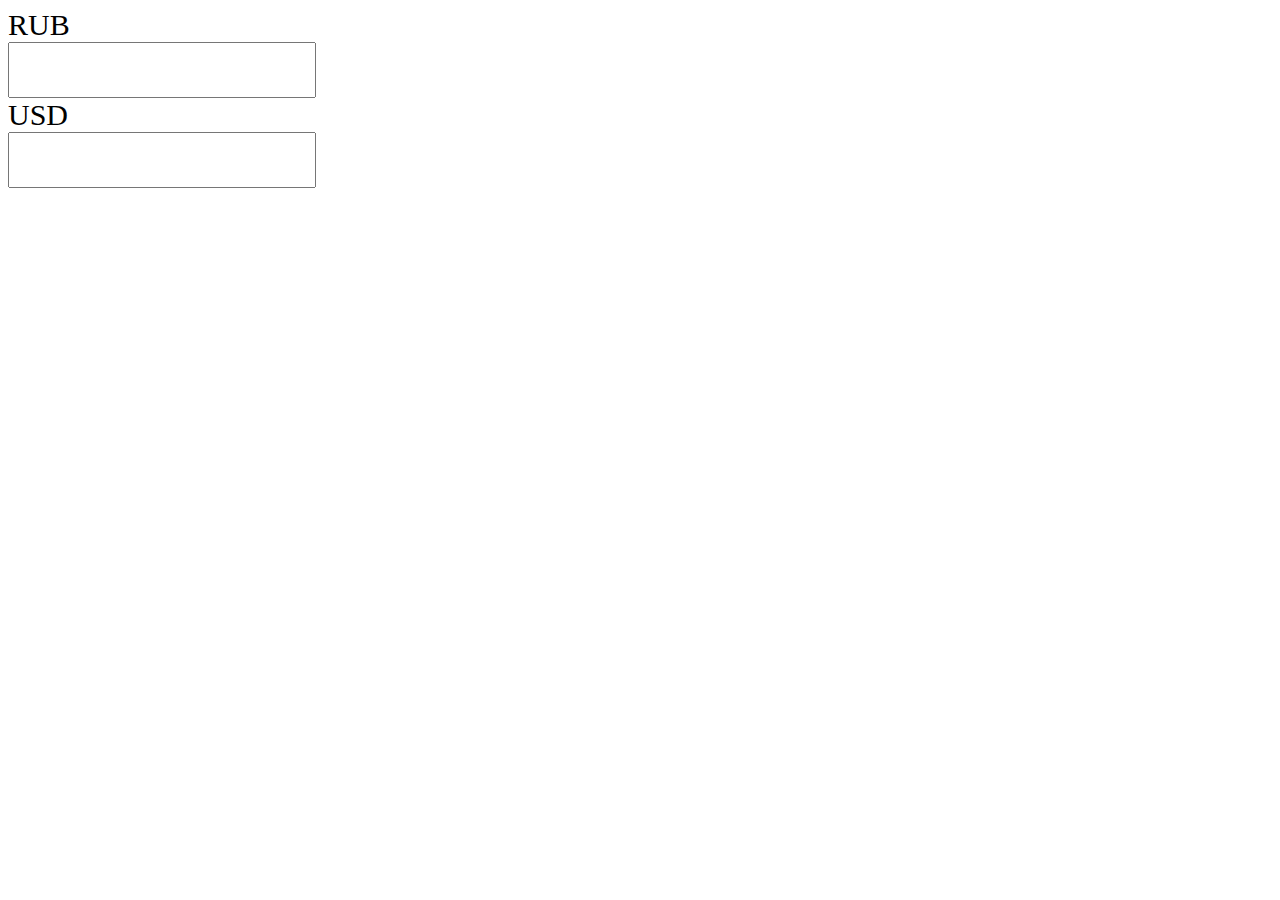
<file: calc/index.html>
<!DOCTYPE html>
<html lang="en">
<head>
    <meta charset="UTF-8">
    <meta name="viewport" content="width=device-width, initial-scale=1.0">
    <meta http-equiv="X-UA-Compatible" content="ie=edge">
    <title>Calc</title>
    <style>
        label {
            display: block;
            font-size: 30px;
        }
        input {
            width: 300px;
            height: 50px;
            font-size: 30px;
        }
    </style>
</head>
<body>
    <label for="rub">RUB</label>
    <input id="rub" type="text">
    <label for="usd">USD</label>
    <input id="usd" type="text">
    <script src="js/script.js"></script>
</body>
</html>
</file>
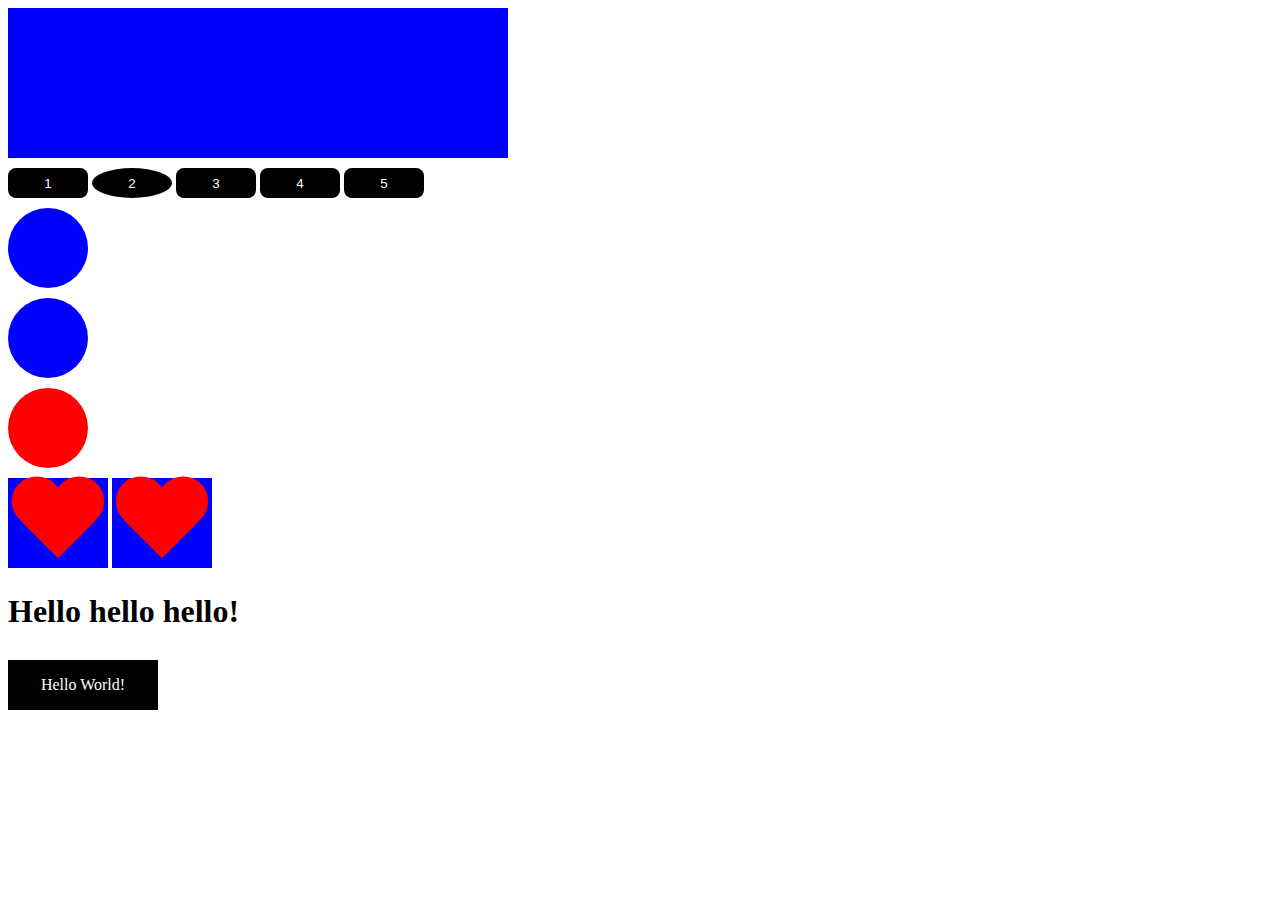
<file: elements/index.html>
<!DOCTYPE html>
<html lang="ru">
	<head>
		<meta charset="utf-8">
		<meta http-equiv="X-UA-Compatible" content="IE=edge">
		<title>JavaScript</title>
		<link rel="stylesheet" href="css/style.css">
	</head>
	<body>
		<div class="box" id="box"></div>
		<button>1</button>
		<button>2</button>
		<button>3</button>
		<button>4</button>
		<button>5</button>

		<div class="circle"></div>
		<div class="circle"></div>
		<div class="circle"></div>

		<div class="wrapper">
			<div class="heart"></div>
			<div class="heart"></div>
            <div class="heart"></div>
            
		</div>

		<script src="js/script.js"></script>
	</body>
</html>
</file>
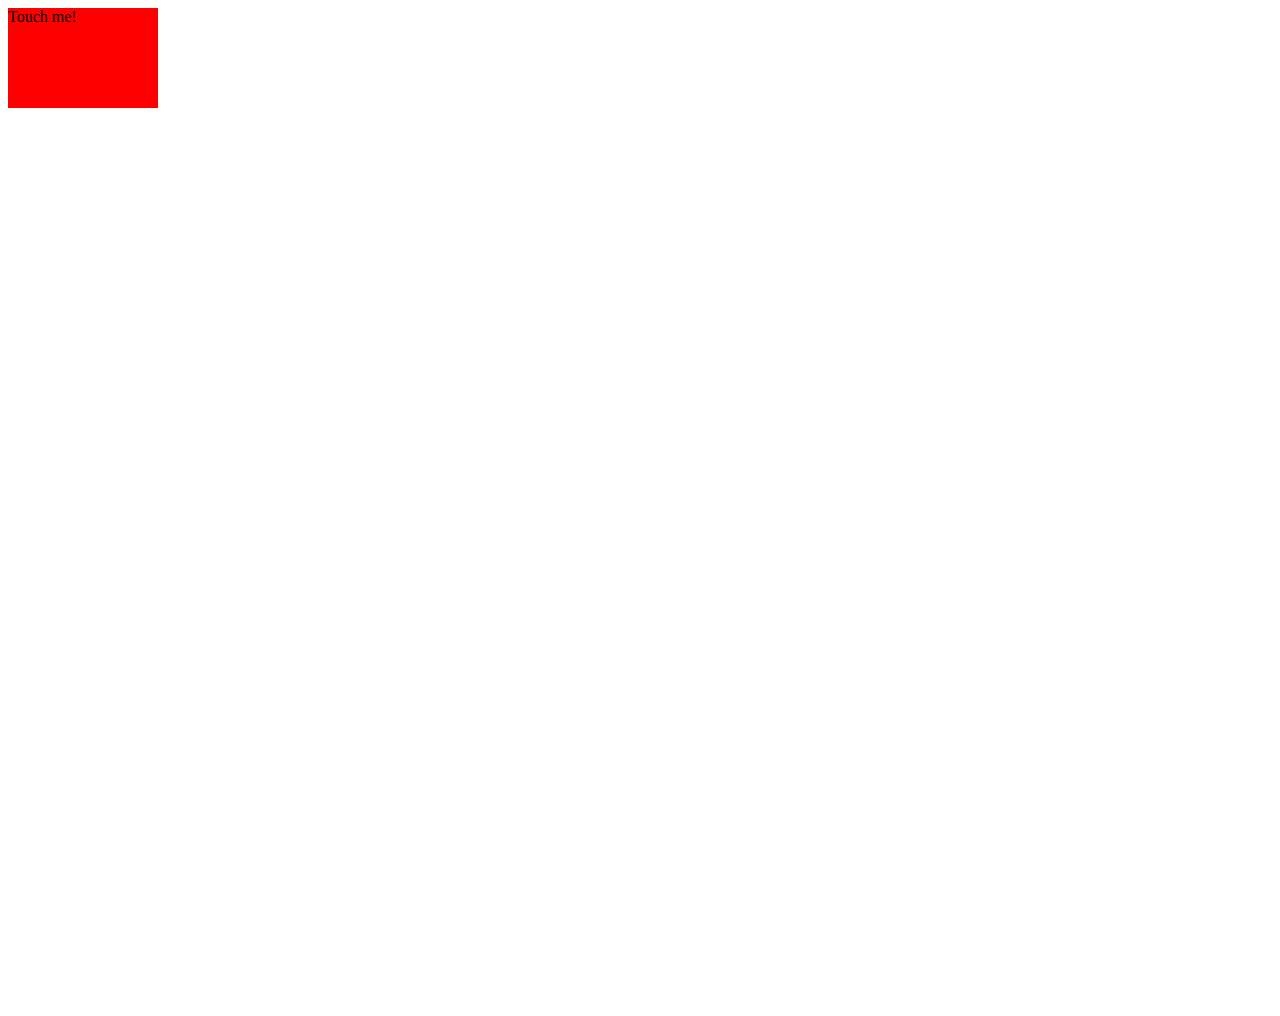
<file: eventmob/index.html>
<!DOCTYPE html>
<html lang="en">
<head>
	<meta charset="UTF-8">
	<meta name="viewport" content="width=device-width, initial-scale=1, shrink-to-fit=no">
	<title>Document</title>
	<style>
		body {
			height: 1000px;
		}
		.box {
			width: 150px;
			height: 100px;
			background-color: red;
		}
	</style>
</head>
<body>
	
	<div class="box">
		Touch me!
	</div>

	<script src="script.js"></script>
</body>
</html>
</file>
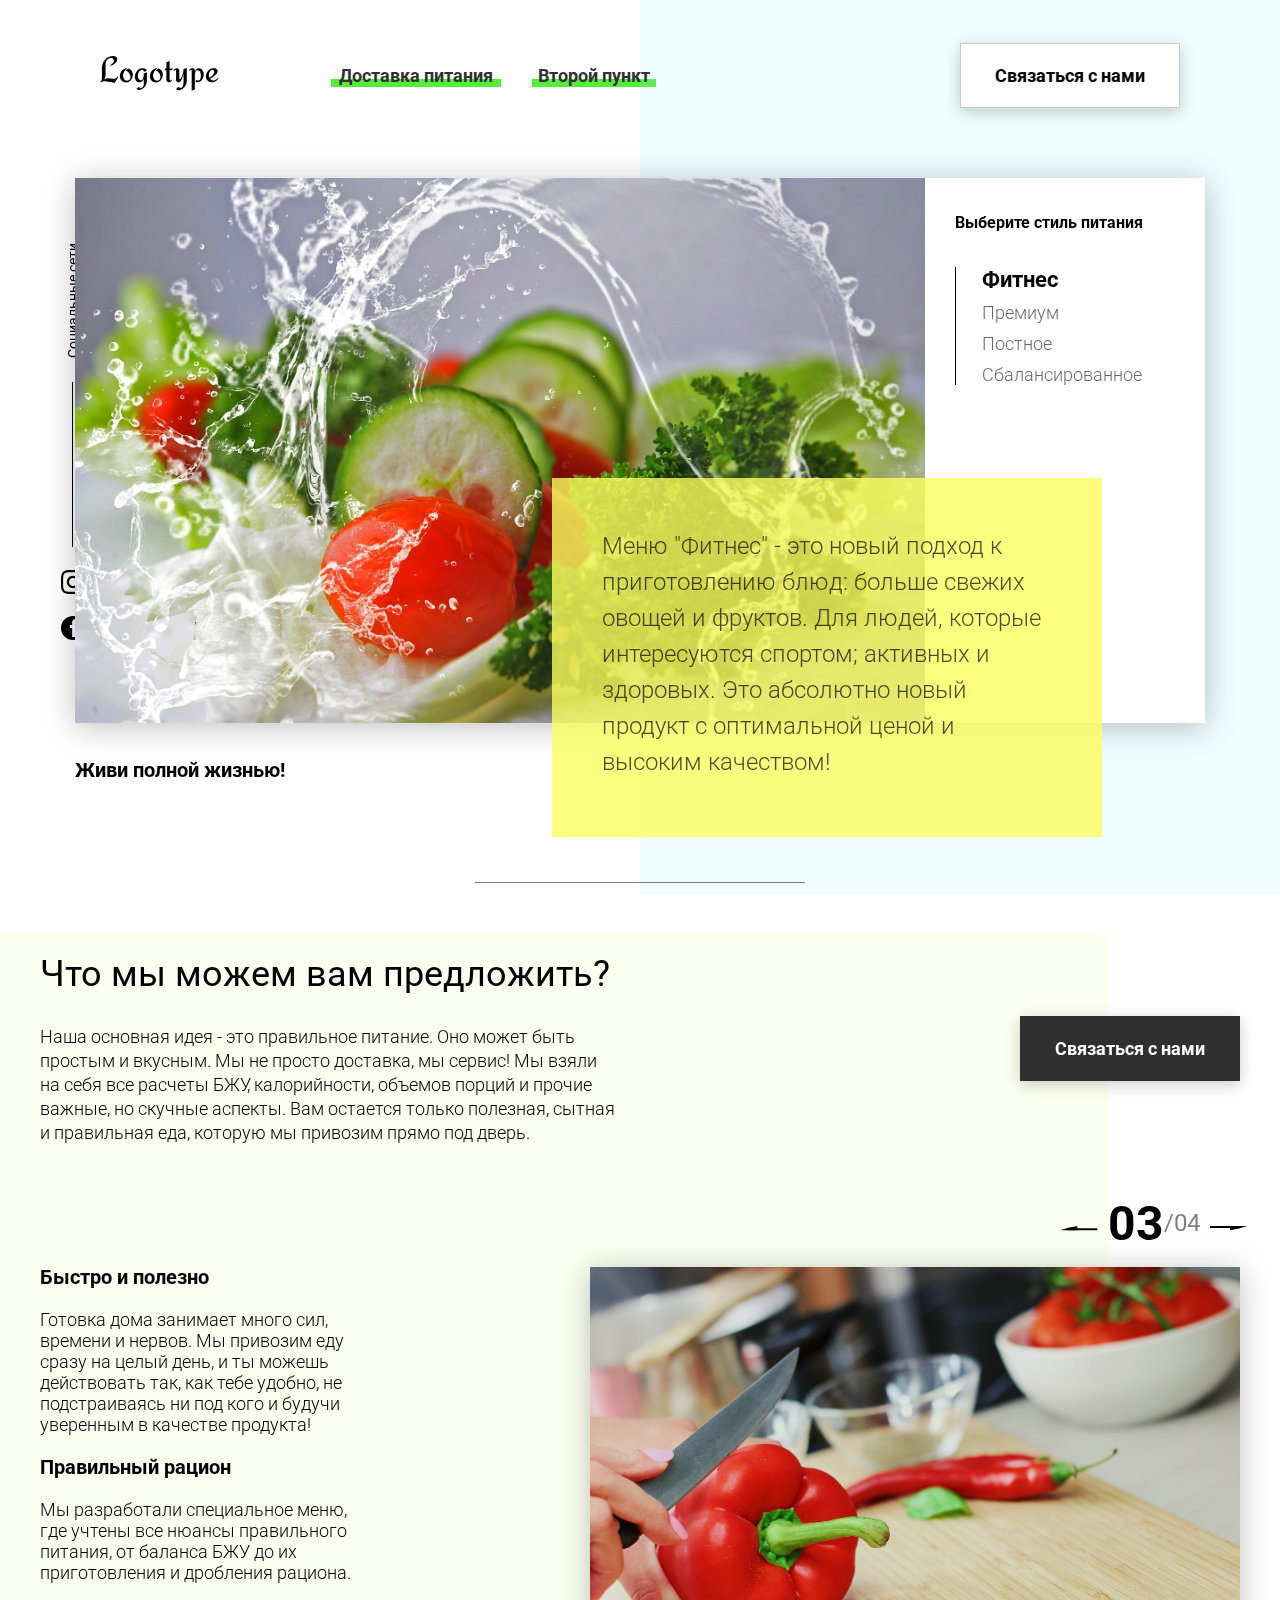
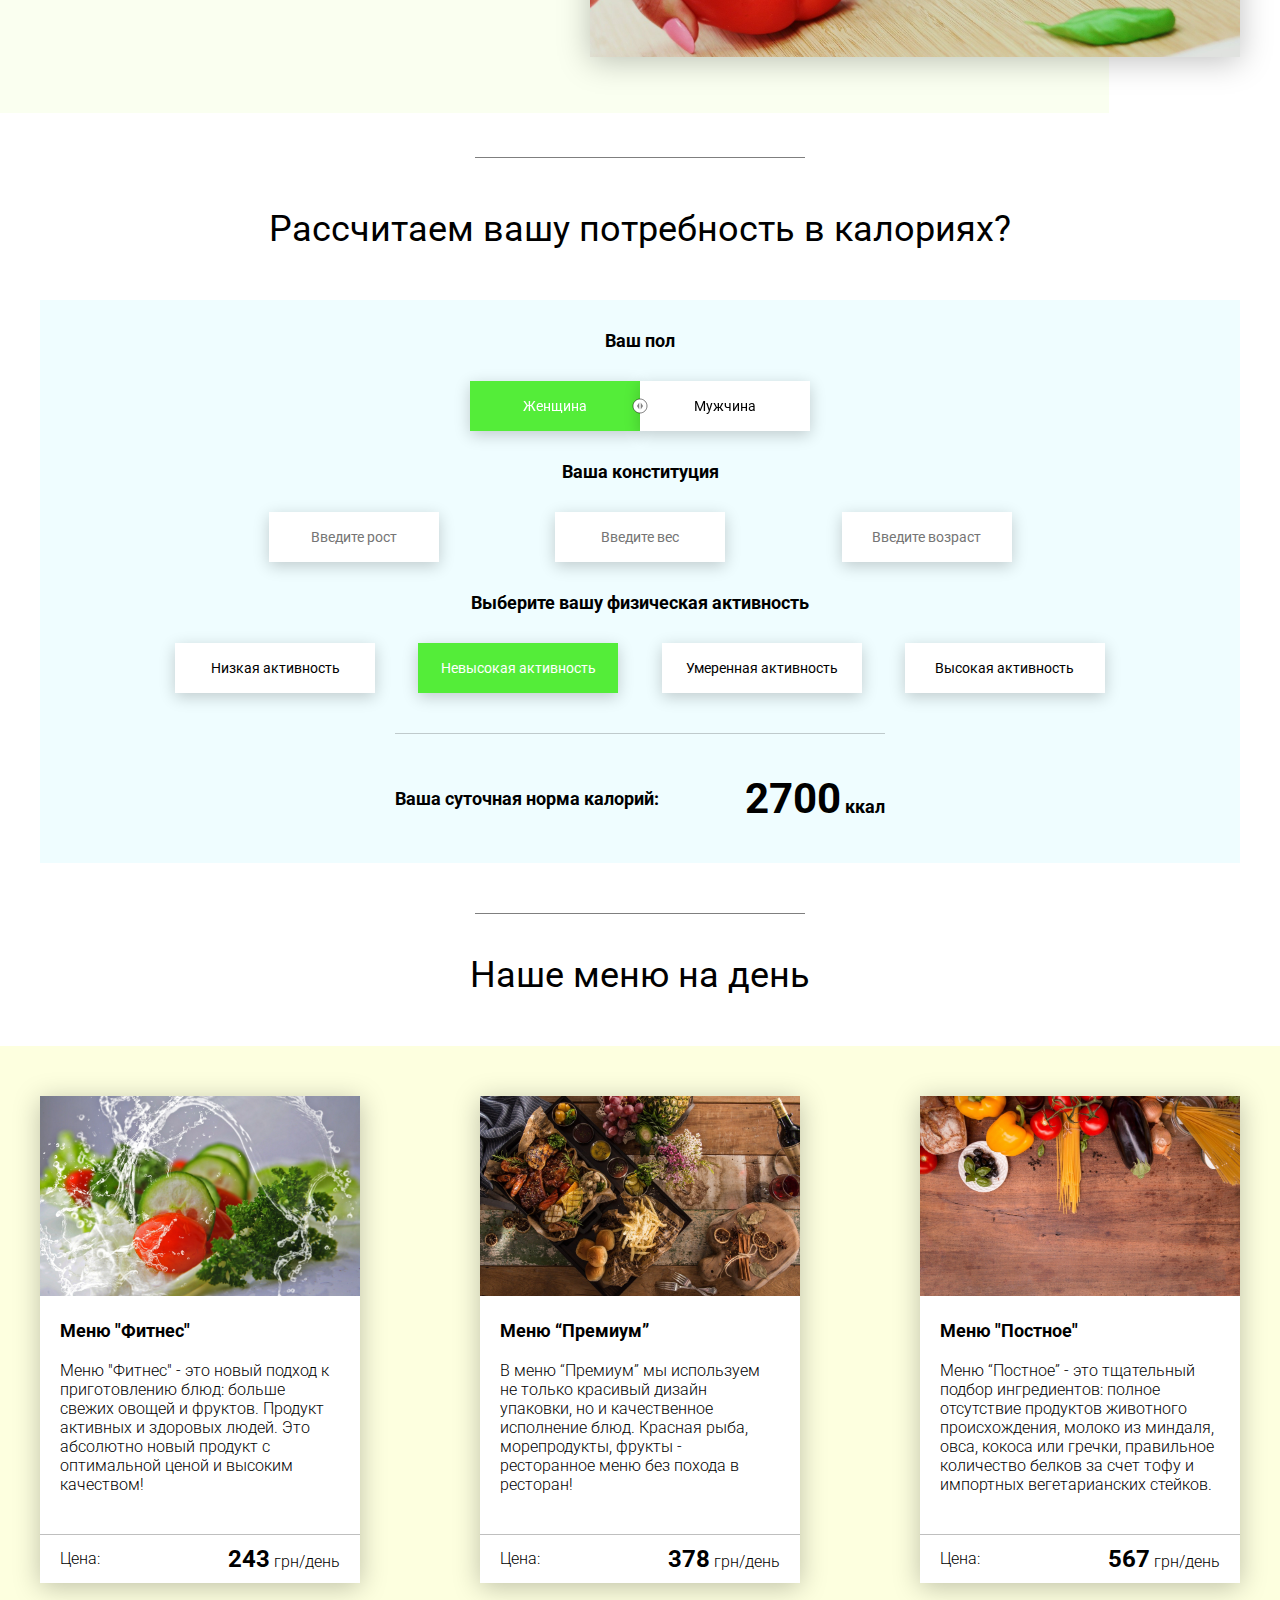
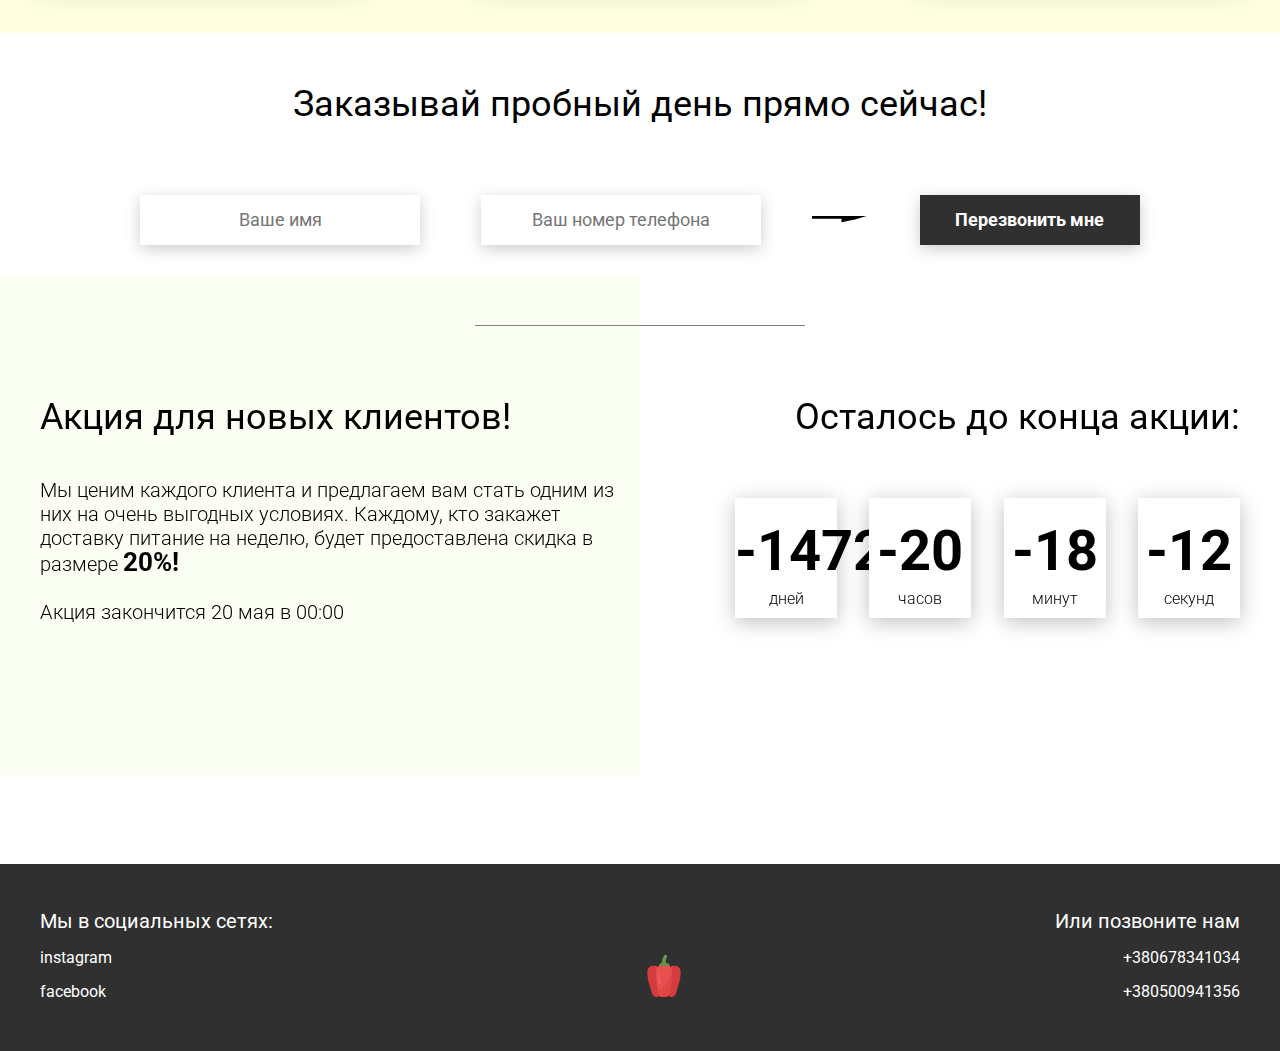
<file: Food/index.html>
<!DOCTYPE html>
<html lang="en">
<head>
    <meta charset="UTF-8">
    <meta name="viewport" content="width=device-width, initial-scale=1.0">
    <title>Food</title>
    <link rel="stylesheet" href="css/style.css">
    <link rel="stylesheet" href="css/classes.css">
</head>
<body>
    <header class="header">
        <div class="header__left-block">
            <div class="header__logo">
                <img src="icons/logo.svg" alt="Логотип">
            </div>
            <nav class="header__links">
                <a href="#" class="header__link">Доставка питания</a>
                <a href="#" class="header__link">Второй пункт</a>
            </nav>
        </div>
        <div class="header__right-block">
            <button data-modal class="btn btn_white">Связаться с нами</button>
        </div>
    </header>
    <div class="sidepanel">
        <div class="sidepanel__text"><span>Социальные сети</span></div>
        <div class="sidepanel__divider"></div>
        <a href="#" class="sidepanel__icon">
            <img src="icons/instagram.svg" alt="instagram">
        </a>
        <a href="#" class="sidepanel__icon">
            <img src="icons/facebook.svg" alt="facebook">
        </a>
    </div>

    <div class="preview">
        <div class="bgc_blue"></div>
        <div class="container">
            <div class="tabcontainer">
                <div class="tabcontent">
                    <img src="img/tabs/vegy.jpg" alt="vegy">
                    <div class="tabcontent__descr">
                        Меню "Фитнес" - это новый подход к приготовлению блюд: больше свежих овощей и фруктов. Для людей, которые интересуются спортом; активных и здоровых. Это абсолютно новый продукт с оптимальной ценой и высоким качеством!
                    </div>
                </div>
                <div class="tabcontent">
                    <img src="img/tabs/elite.jpg" alt="elite">
                    <div class="tabcontent__descr">
                        Меню “Премиум” - мы используем не только красивый дизайн упаковки, но и качественное исполнение блюд. Красная рыба, морепродукты, фрукты - ресторанное меню без похода в ресторан!                                     
                    </div>
                </div> 
                <div class="tabcontent">
                    <img src="img/tabs/post.jpg" alt="post">
                    <div class="tabcontent__descr">
                        Наше специальное “Постное меню” - это тщательный подбор ингредиентов: полное отсутствие продуктов животного происхождения. Полная гармония с собой и природой в каждом элементе! Все будет Ом!                                     
                    </div>
                </div>
                <div class="tabcontent">
                    <img src="img/tabs/vegy.jpg" alt="vegy">
                    <div class="tabcontent__descr">
                        Меню "Сбалансированное" - это соответствие вашего рациона всем научным рекомендациям. Мы тщательно просчитываем вашу потребность в к/б/ж/у и создаем лучшие блюда для вас.
                    </div>
                </div>
                <div class="tabheader">
                    <h3>Выберите стиль питания</h3>
                    <div class="tabheader__items">
                        <div class="tabheader__item tabheader__item_active">Фитнес</div>
                        <div class="tabheader__item">Премиум</div>
                        <div class="tabheader__item">Постное</div>
                        <div class="tabheader__item">Сбалансированное</div>
                    </div>
                </div>
            </div>
            <div class="preview__life">Живи полной жизнью!</div>
        </div>
    </div>

    <div class="divider"></div>

    <div class="offer">
        <div class="bgc_y"></div>
        <div class="container">
            <div class="offer__text">
                <h2 class="title">Что мы можем вам предложить?</h2>
                <div class="offer__descr">
                    Наша основная идея - это правильное питание. Оно может быть простым и вкусным. Мы не просто доставка, мы сервис! Мы взяли на себя все расчеты БЖУ, калорийности, объемов порций и прочие важные, но скучные аспекты. Вам остается только полезная, сытная и правильная еда, которую мы привозим прямо под дверь.
                </div>
            </div>
            <div class="offer__action">
                <button data-modal class="btn btn_dark">Связаться с нами</button>
            </div>
        </div>
        <div class="container">
            <div class="offer__advantages">
                <h2>Быстро и полезно</h2>
                <div class="offer__advantages-text">
                    Готовка дома занимает много сил, времени и нервов. Мы привозим еду сразу на целый день, и ты можешь действовать так, как тебе удобно, не подстраиваясь ни под кого и будучи уверенным в качестве продукта!
                </div>
                <h2>Правильный рацион</h2>
                <div class="offer__advantages-text">
                    Мы разработали специальное меню, где учтены все нюансы правильного питания, от баланса БЖУ до их приготовления и дробления рациона.
                </div>
            </div>
            <div class="offer__slider">
                <div class="offer__slider-counter">
                    <div class="offer__slider-prev">
                        <img src="icons/left.svg" alt="prev">
                    </div>
                    <span id="current">03</span>
                    /
                    <span id="total">04</span>
                    <div class="offer__slider-next">
                        <img src="icons/right.svg" alt="next">
                    </div>
                </div>
                <div class="offer__slider-wrapper">
                    <div class="offer__slide">
                        <img src="img/slider/pepper.jpg" alt="pepper">
                    </div>
                    <!-- <div class="offer__slide">
                        <img src="img/slider/food-12.jpg" alt="food">
                    </div>
                    <div class="offer__slide">
                        <img src="img/slider/olive-oil.jpg" alt="oil">
                    </div>
                    <div class="offer__slide">
                        <img src="img/slider/paprika.jpg" alt="paprika">
                    </div> -->
                </div>
            </div>
        </div>
    </div>

    <div class="divider"></div>

    <div class="calculating">
        <div class="container">
            <h2 class="title">Рассчитаем вашу потребность в калориях?
            </h2>
            <div class="calculating__field">
                <div class="calculating__subtitle">
                    Ваш пол
                </div>
                <div class="calculating__choose" id="gender">
                    <div class="calculating__choose-item calculating__choose-item_active">Женщина</div>
                    <div class="calculating__choose-item">Мужчина</div>
                </div>

                <div class="calculating__subtitle">
                    Ваша конституция
                </div>
                <div class="calculating__choose calculating__choose_medium">
                    <input type="text" id="height" placeholder="Введите рост" class="calculating__choose-item">
                    <input type="text" id="weight" placeholder="Введите вес"  class="calculating__choose-item">
                    <input type="text" id="age" placeholder="Введите возраст" class="calculating__choose-item">
                </div>

                <div class="calculating__subtitle">
                    Выберите вашу физическая активность
                </div>
                <div class="calculating__choose calculating__choose_big">
                    <div id="low" class="calculating__choose-item">Низкая активность </div>
                    <div id="small"  class="calculating__choose-item calculating__choose-item_active">Невысокая активность</div>
                    <div id="medium" class="calculating__choose-item">Умеренная активность</div>
                    <div id="high" class="calculating__choose-item">Высокая активность</div>
                </div>

                <div class="calculating__divider"></div>

                <div class="calculating__total">
                    <div class="calculating__subtitle">
                        Ваша суточная норма калорий:
                    </div>
                    <div class="calculating__result">
                        <span>2700</span> ккал
                    </div>
                </div>
            </div>
        </div>
    </div>

    <div class="divider"></div>

    <div class="menu">
        <h2 class="title">Наше меню на день</h2>

        <div class="menu__field">
            <div class="container">
          
            </div>
        </div>
    </div>

    <div class="order">
        <div class="container">
            <div class="title">Заказывай пробный день прямо сейчас!</div>
            <form action="#" class="order__form">
                <input required placeholder="Ваше имя" name="name" type="text" class="order__input">
                <input required placeholder="Ваш номер телефона" name="phone" type="phone" class="order__input">
                <img src="icons/right.svg" alt="right">
                <button class="btn btn_dark btn_min">Перезвонить мне</button>
            </form>
        </div>
    </div>

    <div class="divider"></div>

    <div class="promotion">
        <div class="bgc_y"></div>
        <div class="container">
            <div class="promotion__text">
                <div class="title">Акция для новых клиентов!</div>
                <div class="promotion__descr">
                    Мы ценим каждого клиента и предлагаем вам стать одним из них на очень выгодных условиях. 
                    Каждому, кто закажет доставку питание на неделю, будет предоставлена скидка в размере <span>20%!</span>
                    <br><br>
                    Акция закончится 20 мая в 00:00
                </div>
            </div>
            <div class="promotion__timer">
                <div class="title">Осталось до конца акции:</div>
                <div class="timer">
                    <div class="timer__block">
                        <span id="days">12</span>
                        дней
                    </div>
                    <div class="timer__block">
                        <span id="hours">20</span>
                        часов
                    </div>
                    <div class="timer__block">
                        <span id="minutes">56</span>
                        минут
                    </div>
                    <div class="timer__block">
                        <span id="seconds">20</span>
                        секунд
                    </div>
                </div>
            </div>
        </div>
    </div>

    <footer class="footer">
        <div class="container">
            <div class="social">
                <div class="subtitle">Мы в социальных сетях:</div>
                <a href="#" class="link">instagram</a>
                <a href="#" class="link">facebook</a>
            </div>
            <div class="pepper">
                <img src="icons/veg.svg" alt="pepper">
            </div>
            <div class="call">
                <div class="subtitle">Или позвоните нам</div>
                <a href="#" class="link">+380678341034</a>
                <a href="#" class="link">+380500941356</a>
            </div>
        </div>
    </footer>

    <div class="modal">
        <div class="modal__dialog">
            <div class="modal__content">
                <form action="#">
                    <div data-close class="modal__close">&times;</div>
                    <div class="modal__title">Мы свяжемся с вами как можно быстрее!</div>
                    <input required placeholder="Ваше имя" name="name" type="text" class="modal__input">
                    <input required placeholder="Ваш номер телефона" name="phone" type="phone" class="modal__input">
                    <button class="btn btn_dark btn_min">Перезвонить мне</button>
                </form>
            </div>
        </div>
    </div>
    <script src="js/script.js"></script>
</body>
</html>
</file>
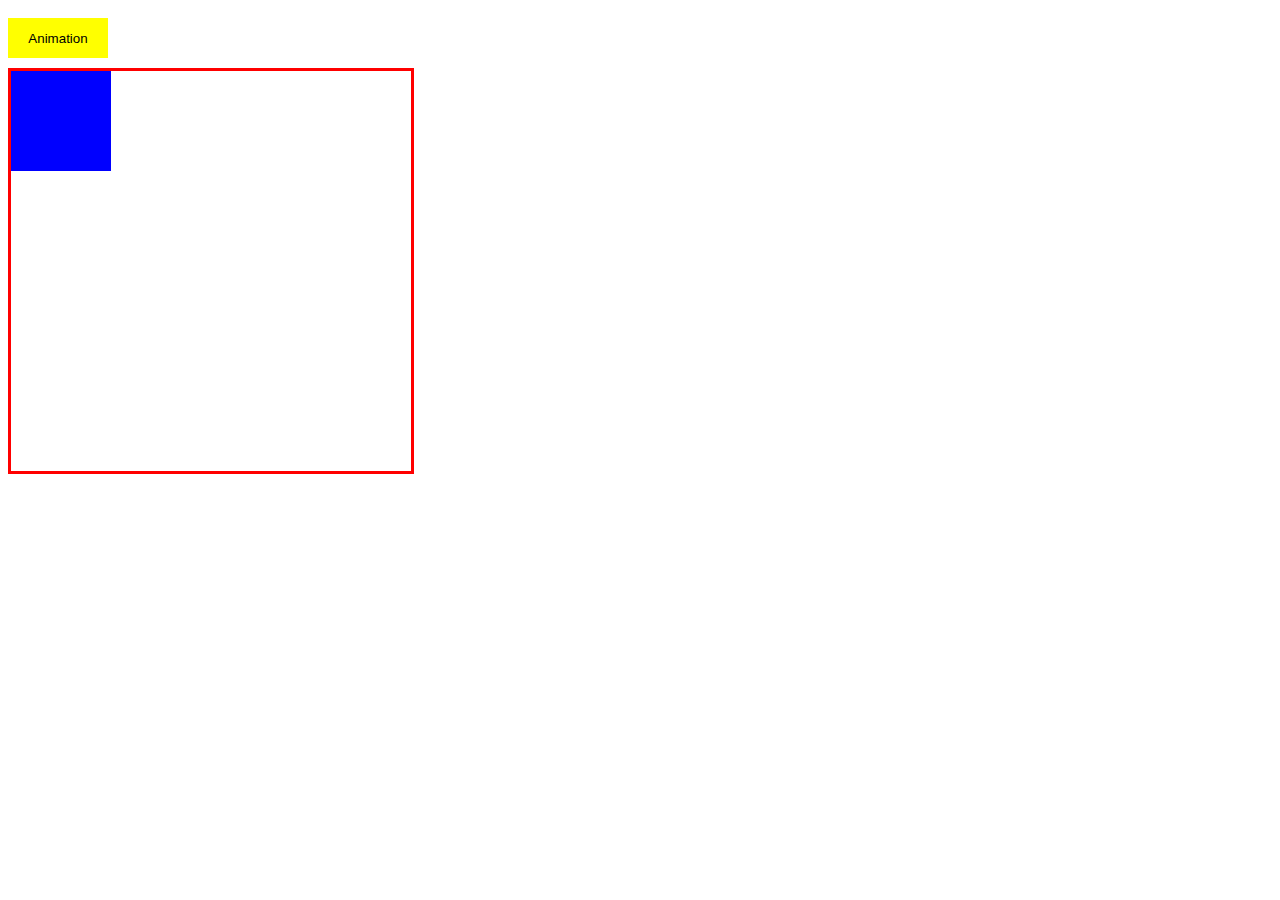
<file: js_animation/index.html>
<!DOCTYPE html>
<html lang="ru">
  <head>
    <meta charset="utf-8">
    <meta http-equiv="X-UA-Compatible" content="IE=edge">
   	<title>Java Script</title>
   	<link rel="stylesheet" href="style.css">
  </head>
  <body>
    <button class="btn">Animation</button>
    <div class="wrapper">
        <div class="box"></div>
    </div>

	<script src="script.js"></script>
  </body>
</html>
</file>
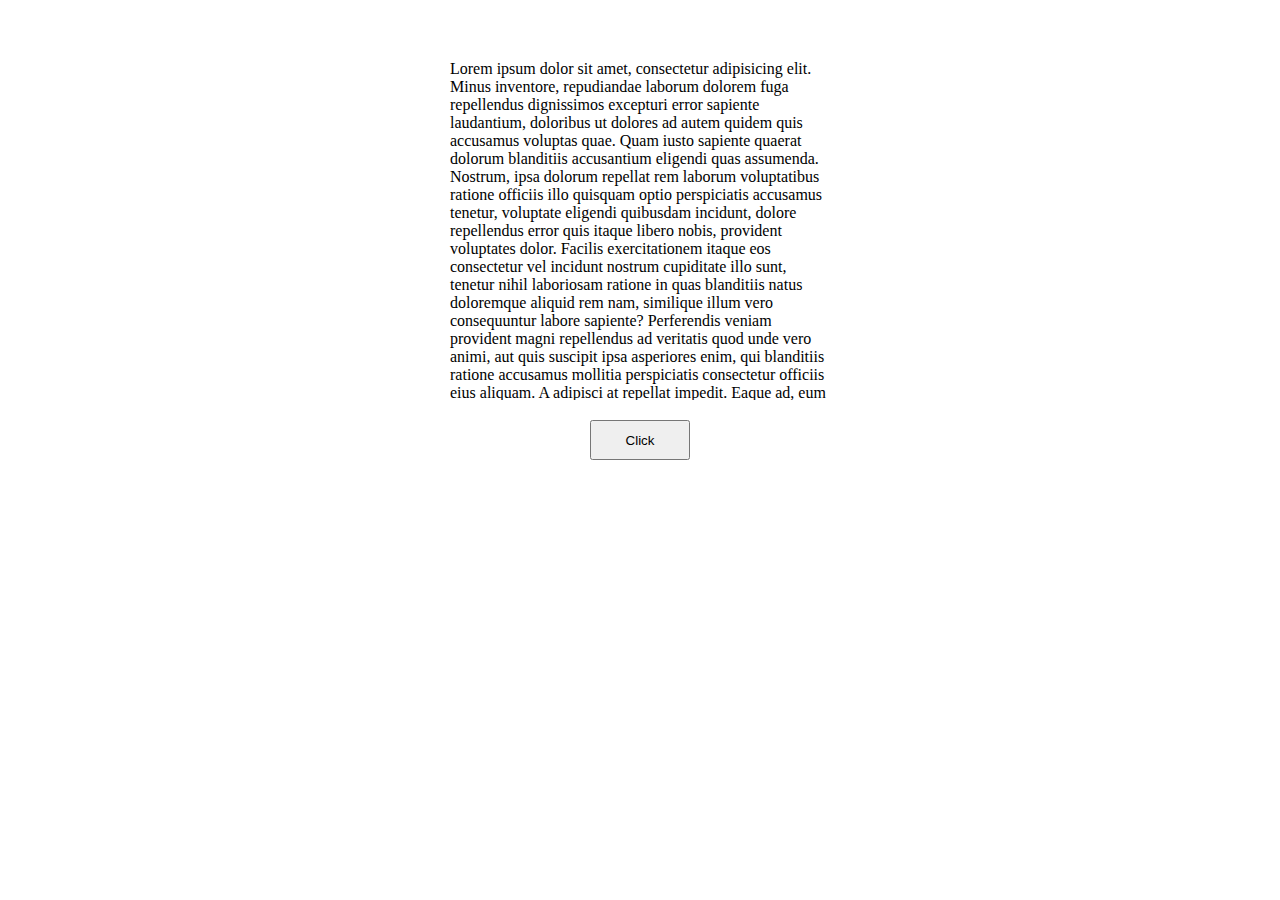
<file: preview/index.html>
<!DOCTYPE html>
<html lang="ru">
  <head>
    <meta charset="utf-8">
    <meta http-equiv="X-UA-Compatible" content="IE=edge">
   	<title>JavaScript</title>
   	<link rel="stylesheet" href="style.css">
  </head>
  <body>
    
    <div class="box">Lorem ipsum dolor sit amet, consectetur adipisicing elit. Minus inventore, repudiandae laborum dolorem fuga repellendus dignissimos excepturi error sapiente laudantium, doloribus ut dolores ad autem quidem quis accusamus voluptas quae. Quam iusto sapiente quaerat dolorum blanditiis accusantium eligendi quas assumenda. Nostrum, ipsa dolorum repellat rem laborum voluptatibus ratione officiis illo quisquam optio perspiciatis accusamus tenetur, voluptate eligendi quibusdam incidunt, dolore repellendus error quis itaque libero nobis, provident voluptates dolor. Facilis exercitationem itaque eos consectetur vel incidunt nostrum cupiditate illo sunt, tenetur nihil laboriosam ratione in quas blanditiis natus doloremque aliquid rem nam, similique illum vero consequuntur labore sapiente? Perferendis veniam provident magni repellendus ad veritatis quod unde vero animi, aut quis suscipit ipsa asperiores enim, qui blanditiis ratione accusamus mollitia perspiciatis consectetur officiis eius aliquam. A adipisci at repellat impedit. Eaque ad, eum laudantium deserunt. Quis error voluptatem tempora quam ducimus aut, architecto odio voluptatum reiciendis. Atque error, deleniti similique non nam ratione. Perferendis, officiis mollitia laboriosam quam, nisi vel obcaecati vero dicta ducimus dolorum quas, excepturi consequatur fugiat sit minima repellendus quia aliquid numquam id autem unde dolorem quaerat odit. Harum eaque dolor dicta, accusantium deserunt eius deleniti nisi quas assumenda consectetur, odit modi exercitationem, officia doloribus quidem perferendis repellendus quos commodi eveniet cum beatae ea molestiae reprehenderit. Facilis, iste corporis earum. Nemo aliquam architecto error facilis amet, nihil sed excepturi necessitatibus rem delectus, omnis ipsa ut temporibus expedita quas natus ipsum fuga eum harum nisi facere cupiditate reiciendis! Id magnam blanditiis eligendi, nulla accusamus magni. Placeat quidem repellat explicabo minus esse numquam velit, accusantium a, cumque aperiam iure alias natus aliquam minima quas possimus assumenda quod, doloremque saepe perspiciatis nulla vero quibusdam voluptates. Nihil, aliquam maiores earum non similique quos? Quos cumque est illum assumenda perspiciatis, obcaecati atque doloribus cum soluta sit qui, deserunt reprehenderit quibusdam ratione odio similique a, quod cupiditate! Accusamus hic minus numquam, repellendus, ullam beatae itaque ad laudantium doloremque dolore error praesentium provident consequuntur consectetur culpa necessitatibus facere. Adipisci dignissimos fugiat consequuntur temporibus magni eius deleniti. Reiciendis, distinctio nesciunt modi repellendus aperiam quia dolore porro, pariatur eos. Ducimus iusto officiis cupiditate, error modi eius, dolores maxime a eaque tenetur? Quae nulla reprehenderit voluptatibus fugit cum distinctio hic libero maiores fugiat, atque amet qui cupiditate pariatur quaerat illo similique sunt doloribus modi reiciendis blanditiis in voluptatem esse. Hic voluptates atque beatae nihil ad perspiciatis repudiandae, consequuntur non nesciunt maiores alias eos odit, officiis inventore eaque aperiam voluptatibus. Fugiat eum esse nam saepe soluta ab accusamus nemo fuga aut, distinctio officia atque. Voluptatibus perspiciatis magni harum incidunt aliquid temporibus quas labore exercitationem. Alias mollitia magnam sequi, totam corrupti temporibus facere praesentium iste velit aliquam minus enim cupiditate rem. Iste molestiae maxime illum non accusantium voluptas blanditiis, quod consectetur, quidem est culpa voluptates obcaecati, ipsum ab natus vitae! Consectetur animi quae tenetur odio repellendus natus tempora ipsa culpa, inventore accusamus ea corporis doloribus id harum voluptatem, praesentium temporibus, explicabo totam mollitia molestiae est iusto vel repellat molestias. Repellat placeat voluptas quaerat eaque, illum dicta rerum numquam sunt!</div>
    <button>Click</button>
	<script src="script.js"></script>
  </body>
</html>
</file>
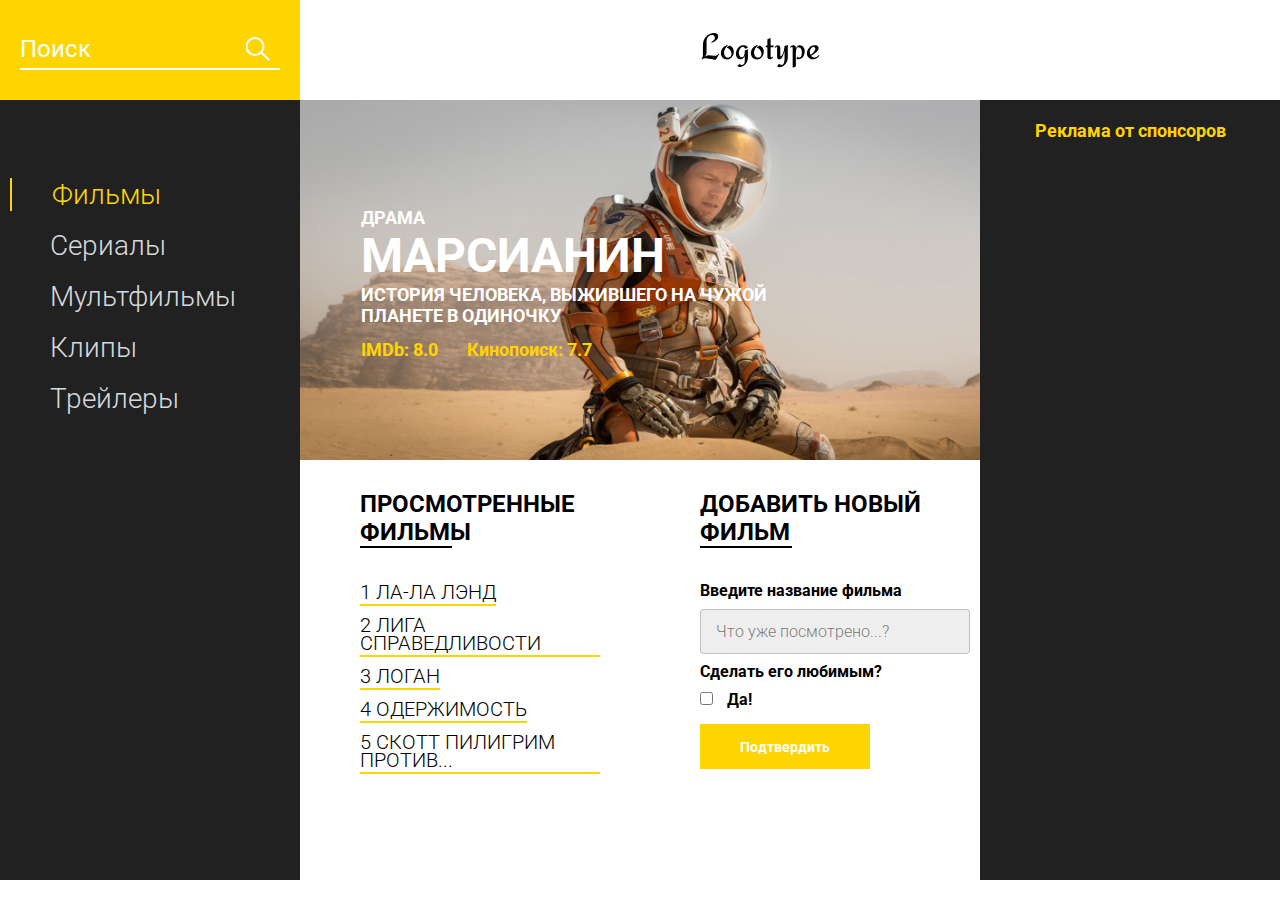
<file: project/index.html>
<!DOCTYPE html>
<html lang="en">
<head>
    <meta charset="UTF-8">
    <meta name="viewport" content="width=device-width, initial-scale=1.0">
    <title>Movie DB</title>
    <link href="https://fonts.googleapis.com/css?family=Roboto:300,400,700&display=swap&subset=cyrillic-ext" rel="stylesheet">
    <link rel="stylesheet" href="css/style.min.css">
</head>
<body>
    <header class="header">
        <div class="header__search">
            <form action="#">
                <input type="text" placeholder="Поиск">
            </form>
        </div>
        <div class="header__logo">
            <img src="icons/Logotype.svg" alt="logo">
        </div>
    </header>
    <main class="promo">
        <div class="promo__menu">
            <nav class="promo__menu-list">
                <ul>
                    <li><a class="promo__menu-item promo__menu-item_active" href="#">Фильмы</a></li>
                    <li><a class="promo__menu-item" href="#">Сериалы</a></li>
                    <li><a class="promo__menu-item" href="#">Мультфильмы</a></li>
                    <li><a class="promo__menu-item" href="#">Клипы</a></li>
                    <li><a class="promo__menu-item" href="#">Трейлеры</a></li>
                </ul>
            </nav>
        </div>
        <div class="promo__content">
            <div class="promo__bg">
                <div class="promo__genre">КОМЕДИЯ</div>
                <div class="promo__title">МАРСИАНИН</div>
                <div class="promo__descr">ИСТОРИЯ ЧЕЛОВЕКА, ВЫЖИВШЕГО НА ЧУЖОЙ ПЛАНЕТЕ В ОДИНОЧКУ</div>
                <div class="promo__ratings">
                    <span>IMDb: 8.0</span>
                    <span>Кинопоиск: 7.7</span>
                </div>
            </div>
            <div class="promo__interactive">
                <div>
                    <div class="promo__interactive-title">ПРОСМОТРЕННЫЕ ФИЛЬМЫ</div>
                    <ul class="promo__interactive-list">
                        <li class="promo__interactive-item">ЛОГАН
                            <div class="delete"></div>
                        </li>
                        <li class="promo__interactive-item">ЛИГА СПРАВЕДЛИВОСТИ
                            <div class="delete"></div>
                        </li>
                        <li class="promo__interactive-item">ЛА-ЛА ЛЭНД
                            <div class="delete"></div>
                        </li>
                        <li class="promo__interactive-item">ОДЕРЖИМОСТЬ
                            <div class="delete"></div>
                        </li>
                        <li class="promo__interactive-item">СКОТТ ПИЛИГРИМ ПРОТИВ...
                            <div class="delete"></div>
                        </li>
                    </ul>
                </div>
                <div>
                    <form class="add">
                        <div class="promo__interactive-title">ДОБАВИТЬ НОВЫЙ ФИЛЬМ</div>
                        <span>Введите название фильма</span>
                        <input class="adding__input" type="text" placeholder="Что уже посмотрено...?">
                        <span>Сделать его любимым?</span>
                        <input type="checkbox">
                        <span class="yes">Да!</span>
                        <button>Подтвердить</button>
                    </form>
                </div>
            </div>
        </div>
        <div class="promo__adv">
            <div class="promo__adv-title">Реклама от спонсоров</div>
            <img src="img/content_1.jpg" alt="some picture">
            <img src="img/content_2.jpg" alt="some picture">
            <img src="img/content_3.png" alt="some picture">
        </div>
    </main>

    <script src="js/script.js"></script>
</body>
</html>
</file>
<file: elements/css/style.css>
.box {
  width: 150px;
  height: 150px;
  background-color: red;
}
button {
	width: 80px;
	height: 30px;
	margin-top: 10px;
	border: none;
	border-radius: 8px;
	background-color: #000;
	color: #fff;
	cursor: pointer;
	outline: none;
}

.circle {
	width: 80px;
	height: 80px;
	background-color: blue;
	display: block;
	margin-top: 10px;
	border-radius: 100%;
}

.heart {
	display: inline-block;
    position: relative;
    width: 100px;
    height: 90px;
    margin-top: 10px;
}
.heart:before,
.heart:after {
    position: absolute;
    content: "";
    left: 50px;
    top: 0;
    width: 50px;
    height: 80px;
    background: red;
    -moz-border-radius: 50px 50px 0 0;
    border-radius: 50px 50px 0 0;
    -webkit-transform: rotate(-45deg);
       -moz-transform: rotate(-45deg);
        -ms-transform: rotate(-45deg);
         -o-transform: rotate(-45deg);
            transform: rotate(-45deg);
    -webkit-transform-origin: 0 100%;
       -moz-transform-origin: 0 100%;
        -ms-transform-origin: 0 100%;
         -o-transform-origin: 0 100%;
            transform-origin: 0 100%;
}
.heart:after {
    left: 0;
    -webkit-transform: rotate(45deg);
       -moz-transform: rotate(45deg);
        -ms-transform: rotate(45deg);
         -o-transform: rotate(45deg);
            transform: rotate(45deg);
    -webkit-transform-origin: 100% 100%;
       -moz-transform-origin: 100% 100%;
        -ms-transform-origin: 100% 100%;
         -o-transform-origin: 100% 100%;
            transform-origin :100% 100%;
}
.black{
	width: 150px;
	height: 50px;
	line-height: 50px;
	text-align: center;
	background-color: black;
	margin-bottom: 30px;
	margin-top: 30px;
	color: #fff;
}
</file>
<file: Food/css/style.css>
@import url(https://fonts.googleapis.com/css?family=Roboto:300,400,700&display=swap&subset=cyrillic-ext);*{box-sizing:border-box;margin:0;padding:0;font-family:Roboto,sans-serif}a{text-decoration:none}.btn{width:220px;height:65px;display:flex;justify-content:center;align-items:center;background-color:#fff;font-size:18px;font-weight:700;border:1px solid rgba(0,0,0,.2);box-shadow:0 4px 15px rgba(0,0,0,.2);cursor:pointer;transition:.3s all;outline:0}.btn_white{background-color:#fff}.btn_dark{background-color:#303030;color:#fff;border:none}.btn_min{height:50px}.btn:hover{box-shadow:0 4px 30px rgba(0,0,0,.3)}.container{max-width:1200px;margin:0 auto}.divider{width:330px;height:1px;margin:0 auto;background-color:rgba(0,0,0,.5)}.title{font-size:36px;font-weight:400}.header{display:flex;justify-content:space-between;align-items:center;height:150px;padding:0 100px}.header__left-block{display:flex;justify-content:space-between;min-width:550px}.header__logo{max-width:170px}.header__logo img{width:100%}.header__links{display:flex;align-items:center}.header__link{position:relative;margin-right:45px;font-weight:700;font-size:18px;color:#303030}.header__link:after{content:'';position:absolute;display:block;width:110%;left:-5%;bottom:-1px;z-index:-1;height:8px;background:#54ed39}.header__link:last-child{margin-right:0}.sidepanel{position:fixed;left:60px;top:240px;height:400px;width:25px;display:flex;flex-direction:column;justify-content:space-between;align-items:center}.sidepanel__text{width:120px;height:120px;font-size:14px}.sidepanel__text span{display:flex;transform:rotate(-90deg) translateX(-50px)}.sidepanel__divider{width:1px;height:165px;background-color:#000}.sidepanel__icon{width:24px;height:24px}.sidepanel__icon img{width:100%}.preview{padding:28px 0 100px 0;position:relative}.preview__life{font-weight:700;font-size:20px;margin-left:35px;margin-top:35px}.bgc_blue{position:absolute;right:0;top:-155px;width:50vw;height:900px;background:rgba(146,242,255,.15);z-index:-1}.tabcontainer{display:flex;width:1130px;margin:0 auto;box-shadow:0 4px 30px rgba(0,0,0,.25)}.tabcontent{width:850px;position:relative}.tabcontent img{width:100%;height:100%;object-fit:cover}.tabcontent__descr{position:absolute;top:300px;right:-177px;width:550px;height:359px;background:rgba(251,254,93,.8);padding:50px;font-size:24px;font-weight:300;line-height:36px;color:rgba(0,0,0,.7)}.tabheader{width:280px;padding:35px 30px;background-color:#fff}.tabheader h3{font-weight:700;font-size:16px}.tabheader__items{margin-top:35px;padding-left:26px;border-left:1px solid #000}.tabheader__item{font-weight:700;font-size:18px;font-weight:300;margin-top:10px;color:rgba(0,0,0,.6);cursor:pointer;transition:.3s all}.tabheader__item_active{color:#000;font-size:22px;font-weight:700}.offer{padding:70px 0 100px 0;position:relative}.offer .container{display:flex;justify-content:space-between}.offer .bgc_y{position:absolute;width:1109px;height:780px;background:rgba(243,255,222,.45);z-index:-1;top:50px}.offer__text{width:580px}.offer__descr{font-size:18px;margin-top:30px;font-weight:300;line-height:24px}.offer__action{display:flex;align-items:center;justify-content:flex-end}.offer__advantages{width:330px;margin-top:50px}.offer__advantages h2{font-weight:700;font-size:20px;margin-top:20px}.offer__advantages h2:first-child{margin-top:70px}.offer__advantages-text{margin-top:20px;font-size:18px;font-weight:300;line-height:21px}.offer__slider{width:650px;margin-top:50px;display:flex;flex-direction:column;align-items:flex-end}.offer__slider-counter{display:flex;width:180px;align-items:center;font-size:24px;color:rgba(0,0,0,.5)}.offer__slider-wrapper{width:100%;margin-top:15px;box-shadow:0 4px 30px rgba(0,0,0,.25)}.offer__slider-prev{margin-right:10px;cursor:pointer}.offer__slider-next{margin-left:10px;cursor:pointer}.offer__slider #current{font-size:48px;font-weight:700;color:#000}.offer__slide{width:100%;height:390px}.offer__slide img{width:100%;height:100%;object-fit:cover}.calculating{padding:50px 0}.calculating .title{text-align:center}.calculating__field{width:100%;margin-top:50px;background:rgba(146,242,255,.15);padding:30px 0 40px 0}.calculating__subtitle{text-align:center;font-size:18px;font-weight:700;margin-top:30px}.calculating__subtitle:first-child{margin-top:0}.calculating #gender:after{content:'';position:absolute;top:50%;transform:translateY(-50%);display:block;width:16px;height:16px;background:url(../icons/switch.svg) center center/cover no-repeat}.calculating__choose{position:relative;display:flex;margin-top:30px;justify-content:center}.calculating__choose-item{display:flex;align-items:center;justify-content:center;width:170px;height:50px;padding:0 10px;background:#fff;box-shadow:0 4px 15px rgba(0,0,0,.2);border:none;text-align:center;font-size:14px;cursor:pointer;outline:0;transition:.3s all}.calculating__choose-item_active{color:#fff;background-color:#54ed39}.calculating__choose_medium{width:743px;justify-content:space-between;margin:30px auto 0 auto}.calculating__choose_big{width:930px;justify-content:space-between;margin:30px auto 0 auto}.calculating__choose_big .calculating__choose-item{width:200px}.calculating__divider{width:490px;height:1px;margin:40px auto;background-color:rgba(0,0,0,.2)}.calculating__total{width:490px;margin:0 auto;display:flex;justify-content:space-between;align-items:center}.calculating__result{font-size:18px;font-weight:700}.calculating__result span{font-size:42px}.menu{padding:40px 0 50px 0}.menu .container{display:flex;justify-content:space-between;align-items:flex-start}.menu .title{text-align:center}.menu__field{margin-top:50px;padding:50px 0;width:100%;background:rgba(249,254,126,.25)}.menu__item{width:320px;min-height:450px;background:#fff;box-shadow:0 4px 25px rgba(0,0,0,.25);font-size:16px;font-weight:300}.menu__item img{width:100%;height:200px;object-fit:cover}.menu__item-subtitle{font-weight:700;font-size:18px;padding:0 20px;margin-top:20px}.menu__item-descr{margin-top:20px;padding:0 20px}.menu__item-divider{width:100%;height:1px;background-color:rgba(0,0,0,.25);margin-top:40px}.menu__item-price{display:flex;justify-content:space-between;align-items:center;padding:10px 20px}.menu__item-price span{font-size:24px;font-weight:700}.order{padding-bottom:80px}.order .title{text-align:center}.order__form{margin-top:70px;padding:0 100px;display:flex;justify-content:space-between;align-items:center}.order__form img{transform:scale(1.5)}.order__input{width:280px;height:50px;background:#fff;box-shadow:0 4px 15px rgba(0,0,0,.2);border:none;font-size:18px;text-align:center;padding:0 20px;outline:0}.promotion{padding:70px 0 240px 0;position:relative}.promotion .container{display:flex}.promotion .bgc_y{position:absolute;width:50%;height:499px;background:rgba(243,255,222,.35);z-index:-1;top:-50px;left:0}.promotion__text{width:50%}.promotion__descr{margin-top:40px;font-size:20px;line-height:24px;font-weight:300}.promotion__descr span{font-weight:700;font-size:26px}.promotion__timer{width:50%}.promotion__timer .title{text-align:right}.promotion__timer .timer{margin-top:60px;padding-left:95px;display:flex;justify-content:space-between;align-items:center}.promotion__timer .timer__block{width:102px;height:120px;background:#fff;box-shadow:0 4px 20px rgba(0,0,0,.25);font-size:16px;font-weight:300;text-align:center}.promotion__timer .timer__block span{display:block;margin-top:20px;margin-bottom:5px;font-size:56px;font-weight:700}.footer{min-height:180px;background-color:#303030;padding:45px 0 50px 0;color:#fff}.footer .container{height:100%;display:flex;justify-content:space-between;align-items:flex-end}.footer .subtitle{font-size:20px}.footer .link{display:block;margin-top:15px;font-size:16px;color:#fff}.footer .call{text-align:right}.modal{position:fixed;top:0;left:0;z-index:1050;display:none;width:100%;height:100%;overflow:hidden;background-color:rgba(0,0,0,.5)}.modal__dialog{max-width:500px;margin:40px auto}.modal__content{position:relative;width:100%;padding:40px;background-color:#fff;border:1px solid rgba(0,0,0,.2);border-radius:4px;max-height:80vh;overflow-y:auto}.modal__close{position:absolute;top:8px;right:14px;font-size:30px;color:#000;opacity:.5;font-weight:700;border:none;background-color:transparent;cursor:pointer}.modal__title{text-align:center;font-size:22px;text-transform:uppercase}.modal__input{display:block;margin:20px auto 20px auto;width:280px;height:50px;background:#fff;box-shadow:0 4px 15px rgba(0,0,0,.2);border:none;font-size:18px;text-align:center;padding:0 20px;outline:0}.modal .btn{display:block;width:280px;margin:0 auto}
</file>
<file: Food/css/classes.css>
.show{display: block;}

.hide{display: none;}

.fade{animation-name: fade;animation-duration: 1.5s;}@keyframes fade{from{opacity: 0.1;}to{opacity: 1;}}
</file>
<file: js_animation/style.css>
.box {
  position: absolute;
  width: 100px;
  height: 100px;
  background-color: blue;
}
.wrapper {
  position: relative;
  width: 400px;
  height: 400px;
  border: 3px solid red;
}
button {
  margin-bottom: 10px;
  margin-top: 10px;
  width: 100px;
  height: 40px;
  background-color: yellow;
  border: none;
}
</file>
<file: preview/style.css>
.box {
box-sizing: border-box;
  width: 400px;
  height: 350px;
  overflow: scroll;
  margin: 0 auto;
  margin-top: 50px;
  padding: 10px;
}
button {
  width: 100px;
  height: 40px;
  display: block;
  margin: 0 auto;
  margin-top: 20px; 
}
</file>
<file: project/css/style.min.css>
*{-webkit-box-sizing:border-box;box-sizing:border-box;margin:0;padding:0;font-family:'Roboto', sans-serif}.header{display:-webkit-box;display:-ms-flexbox;display:flex;height:100px}.header__search{display:-webkit-box;display:-ms-flexbox;display:flex;-webkit-box-pack:center;-ms-flex-pack:center;justify-content:center;-webkit-box-align:center;-ms-flex-align:center;align-items:center;height:100%;width:300px;background:#FFD500}.header__search form{position:relative;width:260px;height:30px}.header__search form input{width:100%;border:none;border-bottom:2px solid #fff;background-color:transparent;color:#fff;font-size:24px;line-height:28px;padding-bottom:5px;outline:none}.header__search form input::-webkit-input-placeholder{color:#fff}.header__search form input:-ms-input-placeholder{color:#fff}.header__search form input::-ms-input-placeholder{color:#fff}.header__search form input::placeholder{color:#fff}.header__search form:after{content:'';display:block;position:absolute;top:2px;right:10px;background:url("../icons/search.svg") center center/cover no-repeat;width:24px;height:24px}.header__logo{display:-webkit-box;display:-ms-flexbox;display:flex;-webkit-box-pack:center;-ms-flex-pack:center;justify-content:center;-webkit-box-align:center;-ms-flex-align:center;align-items:center;height:100%;width:calc(100% - 360px)}.promo{height:780px;display:-webkit-box;display:-ms-flexbox;display:flex}.promo__menu{width:300px;height:100%;background:#212121;padding:60px 0 0 10px}.promo__menu-item{display:block;font-size:28px;line-height:33px;color:#D6D9DC;text-decoration:none;font-weight:300;padding-left:40px;margin-top:18px}.promo__menu-item:hover{color:#FFD500}.promo__menu-item_active{border-left:2px solid  #FFD500;color:#FFD500}.promo__content{width:calc(100% - 600px)}.promo__bg{height:360px;background:url("../img/mars.webp") center center/cover no-repeat;background-position:top;padding:107px 0 0 61px}.promo__genre{font-weight:bold;font-size:18px;line-height:21px;color:#FFFFFF;text-transform:uppercase}.promo__title{font-weight:bold;font-size:48px;line-height:56px;color:#FFFFFF;text-transform:uppercase}.promo__descr{width:481px;font-weight:bold;font-size:18px;line-height:21px;color:#FFFFFF;text-transform:uppercase}.promo__ratings{margin-top:13px}.promo__ratings span{font-weight:bold;font-size:18px;line-height:21px;color:#FFD500;margin-right:25px}.promo__interactive{display:-webkit-box;display:-ms-flexbox;display:flex}.promo__interactive>div{width:50%;padding:30px 0 0 60px}.promo__interactive-title{display:inline-block;font-weight:bold;font-size:24px;line-height:28px;color:#000000}.promo__interactive-title:after{content:'';display:block;width:33%;height:2px;background-color:#000}.promo__interactive-list{list-style-type:none;margin-top:35px;display:-webkit-box;display:-ms-flexbox;display:flex;-webkit-box-orient:vertical;-webkit-box-direction:normal;-ms-flex-direction:column;flex-direction:column;-webkit-box-align:start;-ms-flex-align:start;align-items:flex-start}.promo__interactive-item{display:inline-block;position:relative;font-weight:300;font-size:20px;line-height:18px;color:#000000;margin-bottom:15px;padding-right:40px;text-transform:uppercase}.promo__interactive-item span{display:block;position:absolute;left:-30px;top:50%;-webkit-transform:translateY(-50%);transform:translateY(-50%);width:20px;height:20px;background:url("../icons/Star.svg") center center/cover no-repeat}.promo__interactive-item:before{content:'';position:absolute;bottom:-5px;display:block;width:calc(100% - 40px);height:2px;background-color:#FFD500}.promo__interactive-item:hover .delete{content:'';display:block;position:absolute;right:0px;top:50%;-webkit-transform:translateY(-50%);transform:translateY(-50%);width:20px;height:20px;background:url("../icons/trash.png") center center/cover no-repeat;cursor:pointer}.promo__interactive .add .promo__interactive-title{margin-bottom:25px}.promo__interactive .add span{display:block;margin:10px 0;font-weight:bold;font-size:16px;line-height:16px;color:#000000}.promo__interactive .add .yes{display:inline;margin-left:10px}.promo__interactive .add input[type="text"]{width:270px;height:45px;line-height:50px;font-size:16px;background:rgba(196,196,196,0.29);border:1px solid rgba(0,0,0,0.19);padding:0 15px;outline:none;border-radius:4px}.promo__interactive .add input[type="text"]::-webkit-input-placeholder{font-weight:300;font-size:16px;color:rgba(0,0,0,0.53)}.promo__interactive .add input[type="text"]:-ms-input-placeholder{font-weight:300;font-size:16px;color:rgba(0,0,0,0.53)}.promo__interactive .add input[type="text"]::-ms-input-placeholder{font-weight:300;font-size:16px;color:rgba(0,0,0,0.53)}.promo__interactive .add input[type="text"]::placeholder{font-weight:300;font-size:16px;color:rgba(0,0,0,0.53)}.promo__interactive .add button{display:block;margin-top:15px;width:170px;height:45px;background:#FFD500;font-weight:bold;font-size:14px;line-height:14px;color:#FFFFFF;border:none;outline:none;cursor:pointer}.promo__interactive .add button:active{-webkit-transform:scale(0.95);transform:scale(0.95)}.promo__adv{background:#212121;width:300px;height:100%}.promo__adv-title{font-weight:bold;font-size:18px;line-height:21px;color:#FFD500;margin:20px 0;text-align:center}.promo__adv img{width:100%;margin-bottom:10px}
/*# sourceMappingURL=style.min.css.map */
</file>
